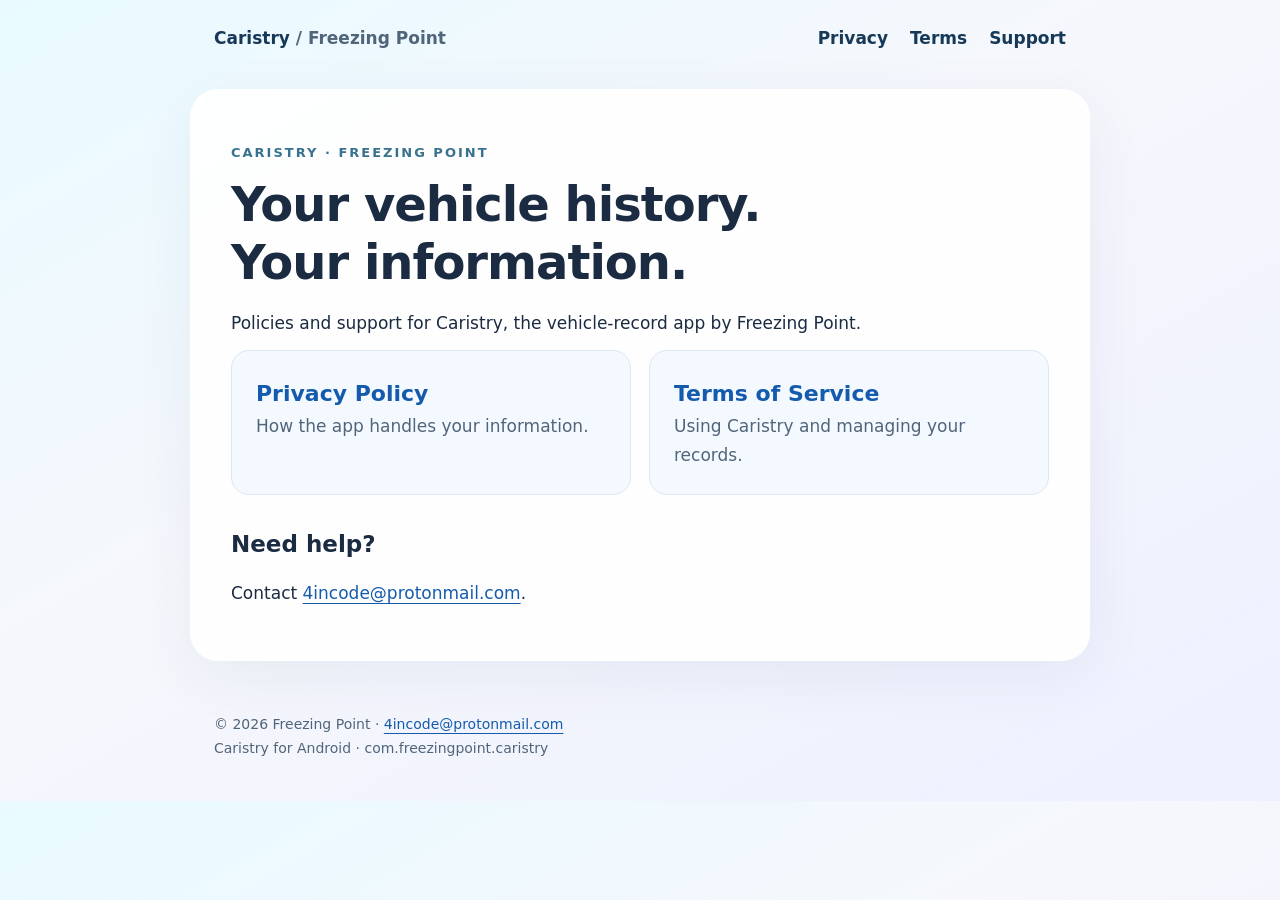
<file: index.html>
<!doctype html><html lang="en"><head><meta charset="utf-8"><meta name="viewport" content="width=device-width,initial-scale=1"><meta name="description" content="Caristry policies and support from Freezing Point."><title>Your vehicle history.<br>Your information. | Caristry</title><link rel="stylesheet" href="style.css"></head><body><header><a href="index.html">Caristry <span class="muted">/ Freezing Point</span></a><nav aria-label="Policies"><a href="privacy.html">Privacy</a><a href="terms.html">Terms</a><a href="mailto:4incode@protonmail.com">Support</a></nav></header><main><p class="eyebrow">Caristry · Freezing Point</p><h1>Your vehicle history.<br>Your information.</h1><p>Policies and support for Caristry, the vehicle-record app by Freezing Point.</p><div class="cards"><a class="card" href="privacy.html"><strong>Privacy Policy</strong><span>How the app handles your information.</span></a><a class="card" href="terms.html"><strong>Terms of Service</strong><span>Using Caristry and managing your records.</span></a></div><h2>Need help?</h2><p>Contact <a href="mailto:4incode@protonmail.com">4incode@protonmail.com</a>.</p></main><footer>© 2026 Freezing Point · <a href="mailto:4incode@protonmail.com">4incode@protonmail.com</a><br>Caristry for Android · com.freezingpoint.caristry</footer></body></html>
</file>
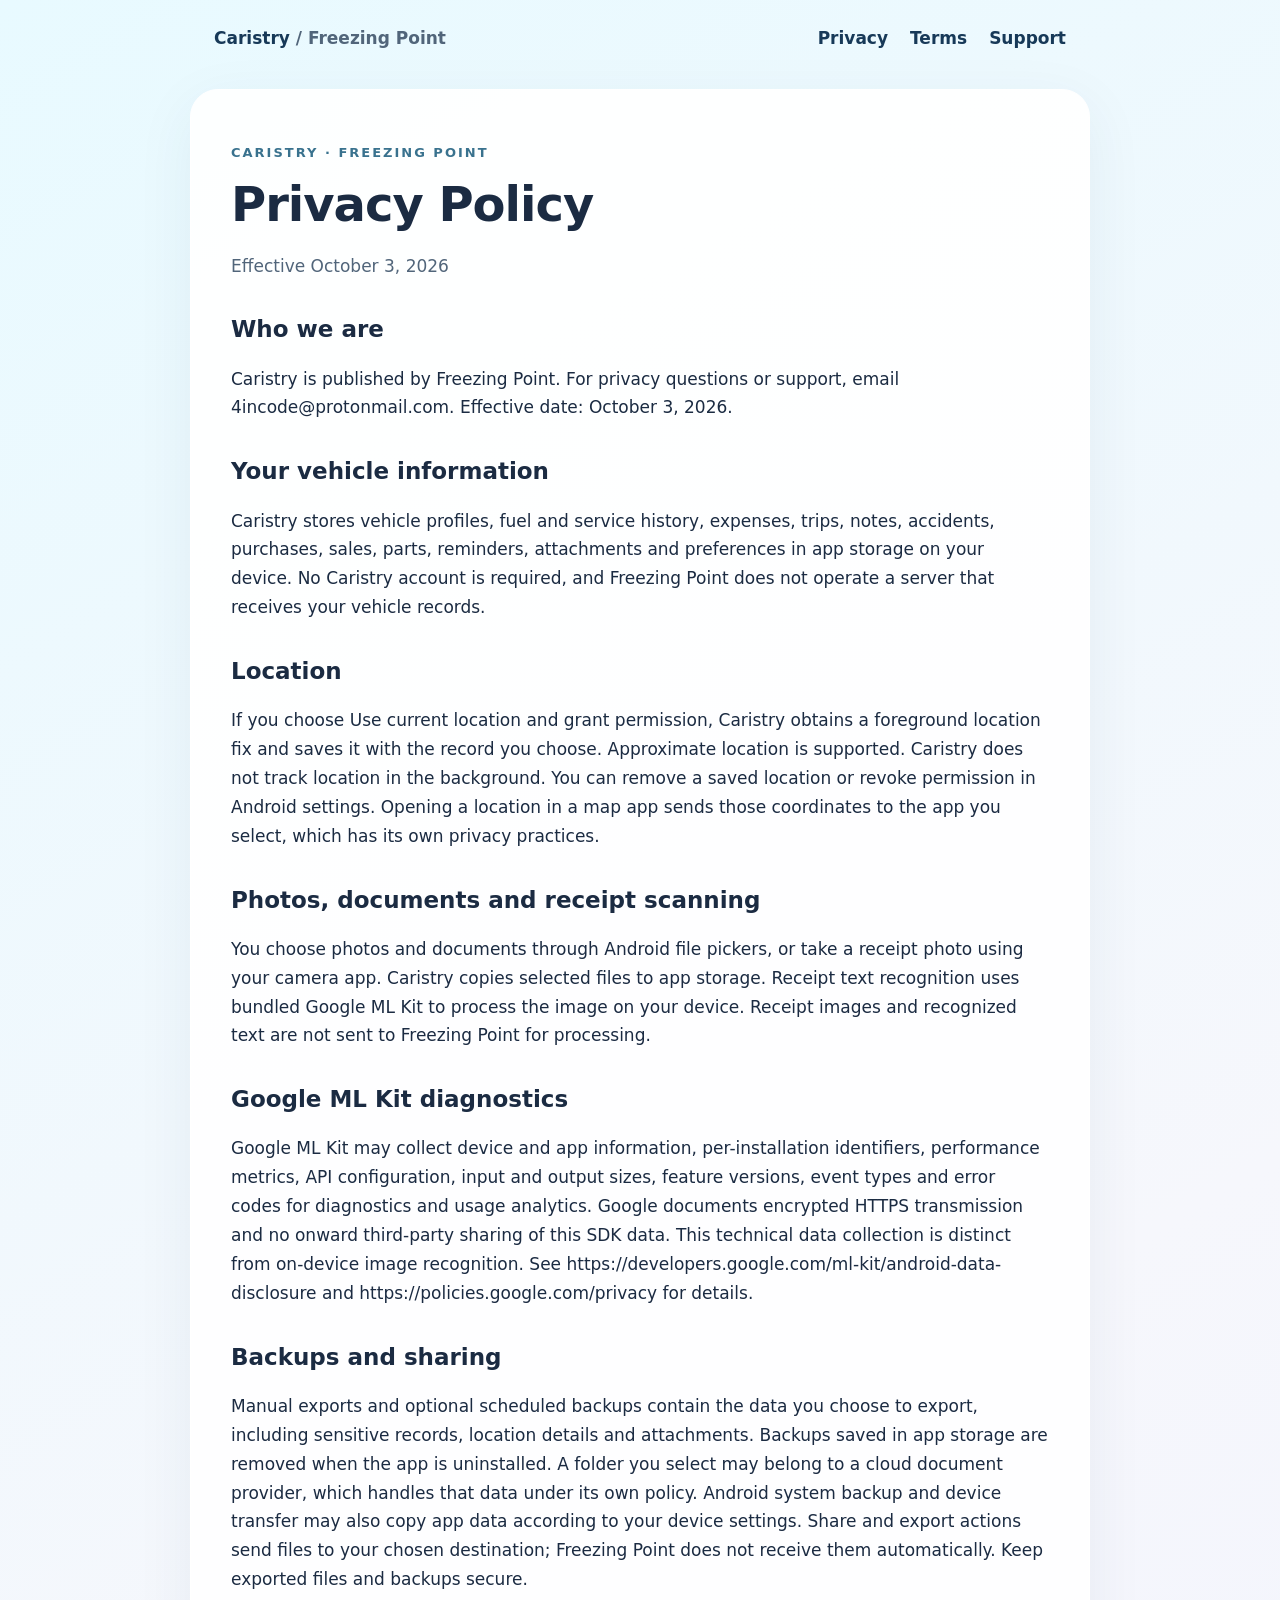
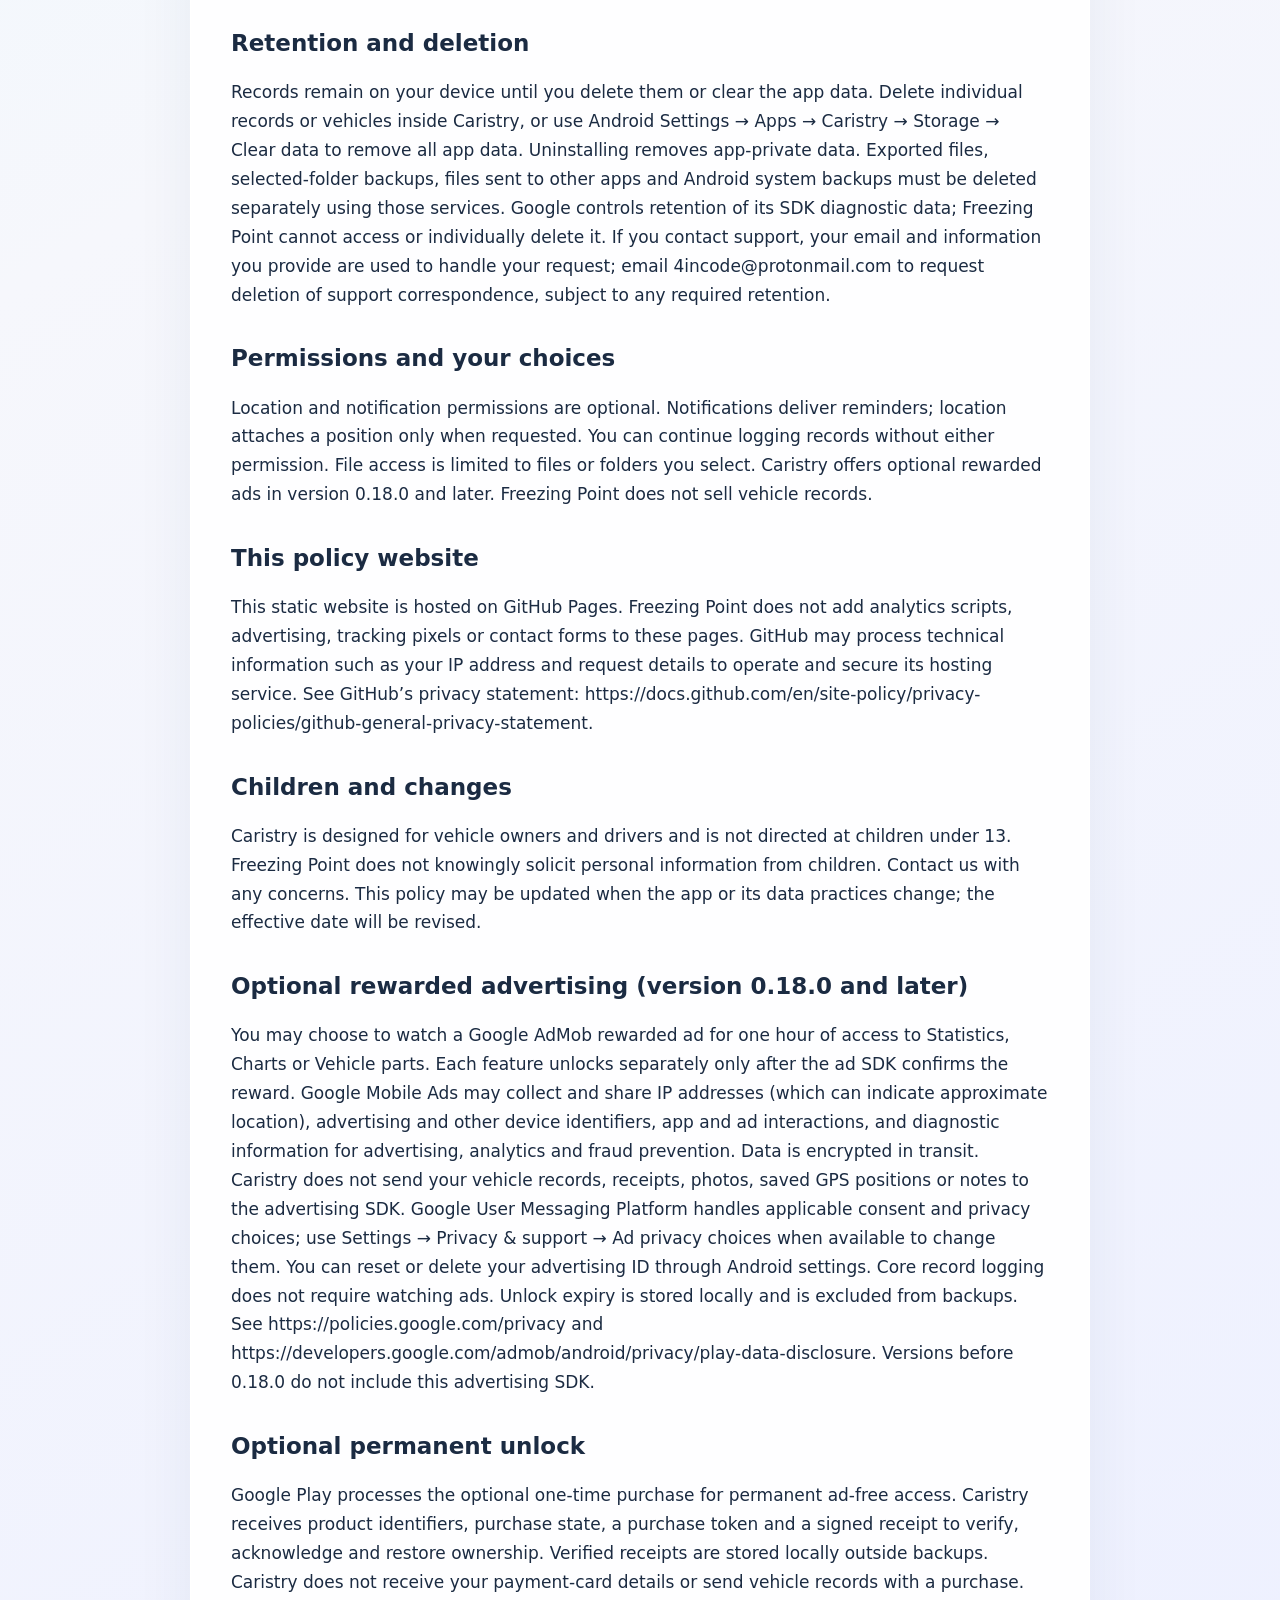
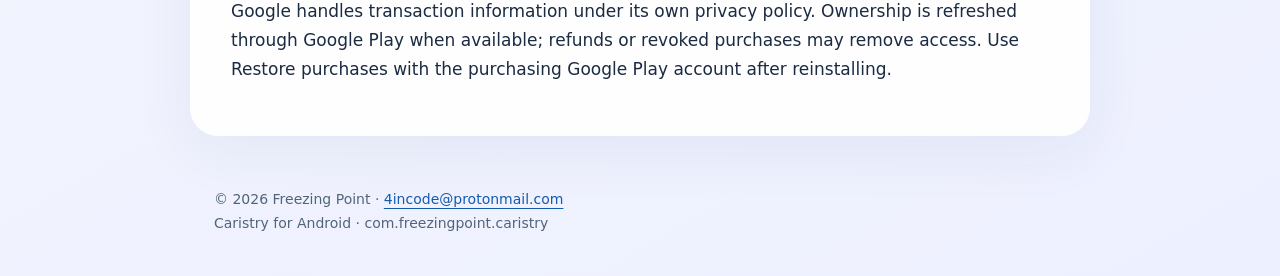
<file: privacy.html>
<!doctype html><html lang="en"><head><meta charset="utf-8"><meta name="viewport" content="width=device-width,initial-scale=1"><meta name="description" content="Caristry policies and support from Freezing Point."><title>Privacy Policy | Caristry</title><link rel="stylesheet" href="style.css"></head><body><header><a href="index.html">Caristry <span class="muted">/ Freezing Point</span></a><nav aria-label="Policies"><a href="privacy.html">Privacy</a><a href="terms.html">Terms</a><a href="mailto:4incode@protonmail.com">Support</a></nav></header><main><p class="eyebrow">Caristry · Freezing Point</p><h1>Privacy Policy</h1><p class="muted">Effective October 3, 2026</p><section><h2>Who we are</h2><p>Caristry is published by Freezing Point. For privacy questions or support, email 4incode@protonmail.com. Effective date: October 3, 2026.</p></section><section><h2>Your vehicle information</h2><p>Caristry stores vehicle profiles, fuel and service history, expenses, trips, notes, accidents, purchases, sales, parts, reminders, attachments and preferences in app storage on your device. No Caristry account is required, and Freezing Point does not operate a server that receives your vehicle records.</p></section><section><h2>Location</h2><p>If you choose Use current location and grant permission, Caristry obtains a foreground location fix and saves it with the record you choose. Approximate location is supported. Caristry does not track location in the background. You can remove a saved location or revoke permission in Android settings. Opening a location in a map app sends those coordinates to the app you select, which has its own privacy practices.</p></section><section><h2>Photos, documents and receipt scanning</h2><p>You choose photos and documents through Android file pickers, or take a receipt photo using your camera app. Caristry copies selected files to app storage. Receipt text recognition uses bundled Google ML Kit to process the image on your device. Receipt images and recognized text are not sent to Freezing Point for processing.</p></section><section><h2>Google ML Kit diagnostics</h2><p>Google ML Kit may collect device and app information, per-installation identifiers, performance metrics, API configuration, input and output sizes, feature versions, event types and error codes for diagnostics and usage analytics. Google documents encrypted HTTPS transmission and no onward third-party sharing of this SDK data. This technical data collection is distinct from on-device image recognition. See https://developers.google.com/ml-kit/android-data-disclosure and https://policies.google.com/privacy for details.</p></section><section><h2>Backups and sharing</h2><p>Manual exports and optional scheduled backups contain the data you choose to export, including sensitive records, location details and attachments. Backups saved in app storage are removed when the app is uninstalled. A folder you select may belong to a cloud document provider, which handles that data under its own policy. Android system backup and device transfer may also copy app data according to your device settings. Share and export actions send files to your chosen destination; Freezing Point does not receive them automatically. Keep exported files and backups secure.</p></section><section><h2>Retention and deletion</h2><p>Records remain on your device until you delete them or clear the app data. Delete individual records or vehicles inside Caristry, or use Android Settings → Apps → Caristry → Storage → Clear data to remove all app data. Uninstalling removes app-private data. Exported files, selected-folder backups, files sent to other apps and Android system backups must be deleted separately using those services. Google controls retention of its SDK diagnostic data; Freezing Point cannot access or individually delete it. If you contact support, your email and information you provide are used to handle your request; email 4incode@protonmail.com to request deletion of support correspondence, subject to any required retention.</p></section><section><h2>Permissions and your choices</h2><p>Location and notification permissions are optional. Notifications deliver reminders; location attaches a position only when requested. You can continue logging records without either permission. File access is limited to files or folders you select. Caristry offers optional rewarded ads in version 0.18.0 and later. Freezing Point does not sell vehicle records.</p></section><section><h2>This policy website</h2><p>This static website is hosted on GitHub Pages. Freezing Point does not add analytics scripts, advertising, tracking pixels or contact forms to these pages. GitHub may process technical information such as your IP address and request details to operate and secure its hosting service. See GitHub’s privacy statement: https://docs.github.com/en/site-policy/privacy-policies/github-general-privacy-statement.</p></section><section><h2>Children and changes</h2><p>Caristry is designed for vehicle owners and drivers and is not directed at children under 13. Freezing Point does not knowingly solicit personal information from children. Contact us with any concerns. This policy may be updated when the app or its data practices change; the effective date will be revised.</p></section><section><h2>Optional rewarded advertising (version 0.18.0 and later)</h2><p>You may choose to watch a Google AdMob rewarded ad for one hour of access to Statistics, Charts or Vehicle parts. Each feature unlocks separately only after the ad SDK confirms the reward. Google Mobile Ads may collect and share IP addresses (which can indicate approximate location), advertising and other device identifiers, app and ad interactions, and diagnostic information for advertising, analytics and fraud prevention. Data is encrypted in transit. Caristry does not send your vehicle records, receipts, photos, saved GPS positions or notes to the advertising SDK. Google User Messaging Platform handles applicable consent and privacy choices; use Settings → Privacy &amp; support → Ad privacy choices when available to change them. You can reset or delete your advertising ID through Android settings. Core record logging does not require watching ads. Unlock expiry is stored locally and is excluded from backups. See https://policies.google.com/privacy and https://developers.google.com/admob/android/privacy/play-data-disclosure. Versions before 0.18.0 do not include this advertising SDK.</p></section><section><h2>Optional permanent unlock</h2><p>Google Play processes the optional one-time purchase for permanent ad-free access. Caristry receives product identifiers, purchase state, a purchase token and a signed receipt to verify, acknowledge and restore ownership. Verified receipts are stored locally outside backups. Caristry does not receive your payment-card details or send vehicle records with a purchase. Google handles transaction information under its own privacy policy. Ownership is refreshed through Google Play when available; refunds or revoked purchases may remove access. Use Restore purchases with the purchasing Google Play account after reinstalling.</p></section></main><footer>© 2026 Freezing Point · <a href="mailto:4incode@protonmail.com">4incode@protonmail.com</a><br>Caristry for Android · com.freezingpoint.caristry</footer></body></html>
</file>
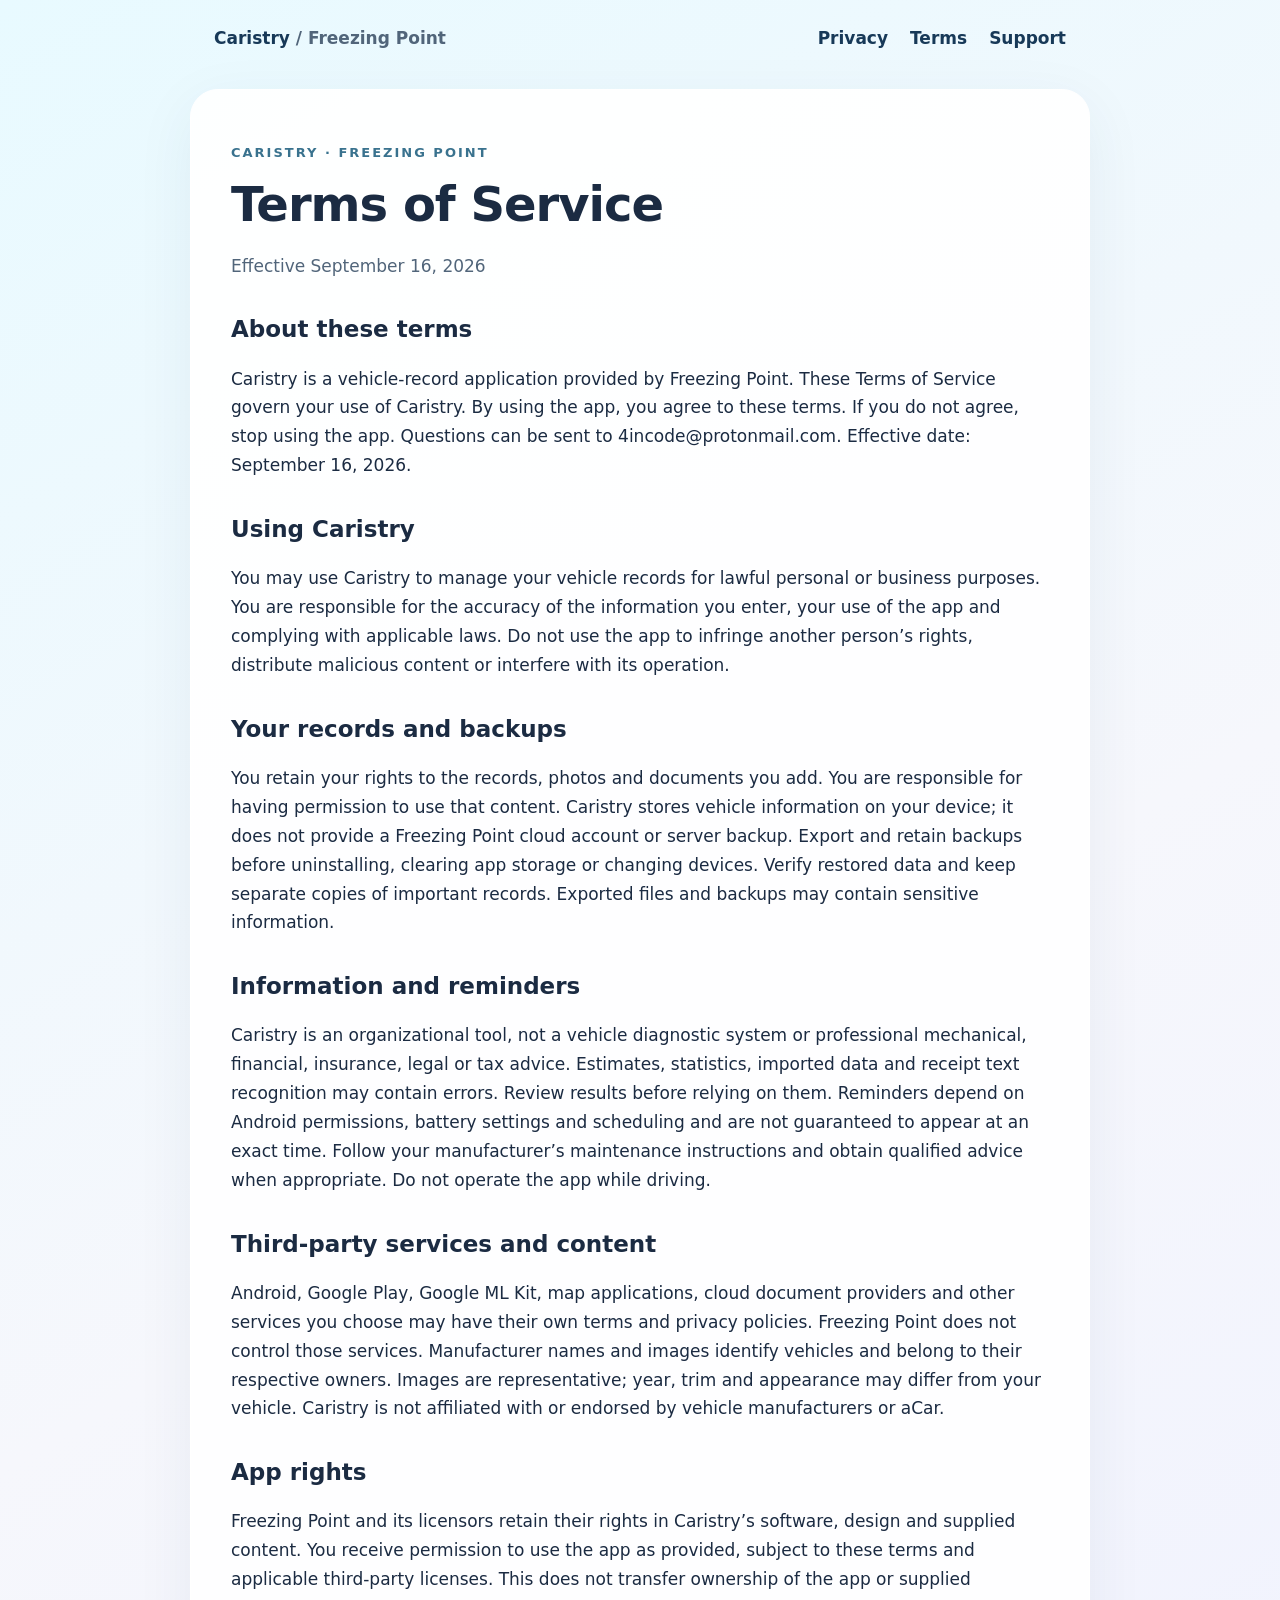
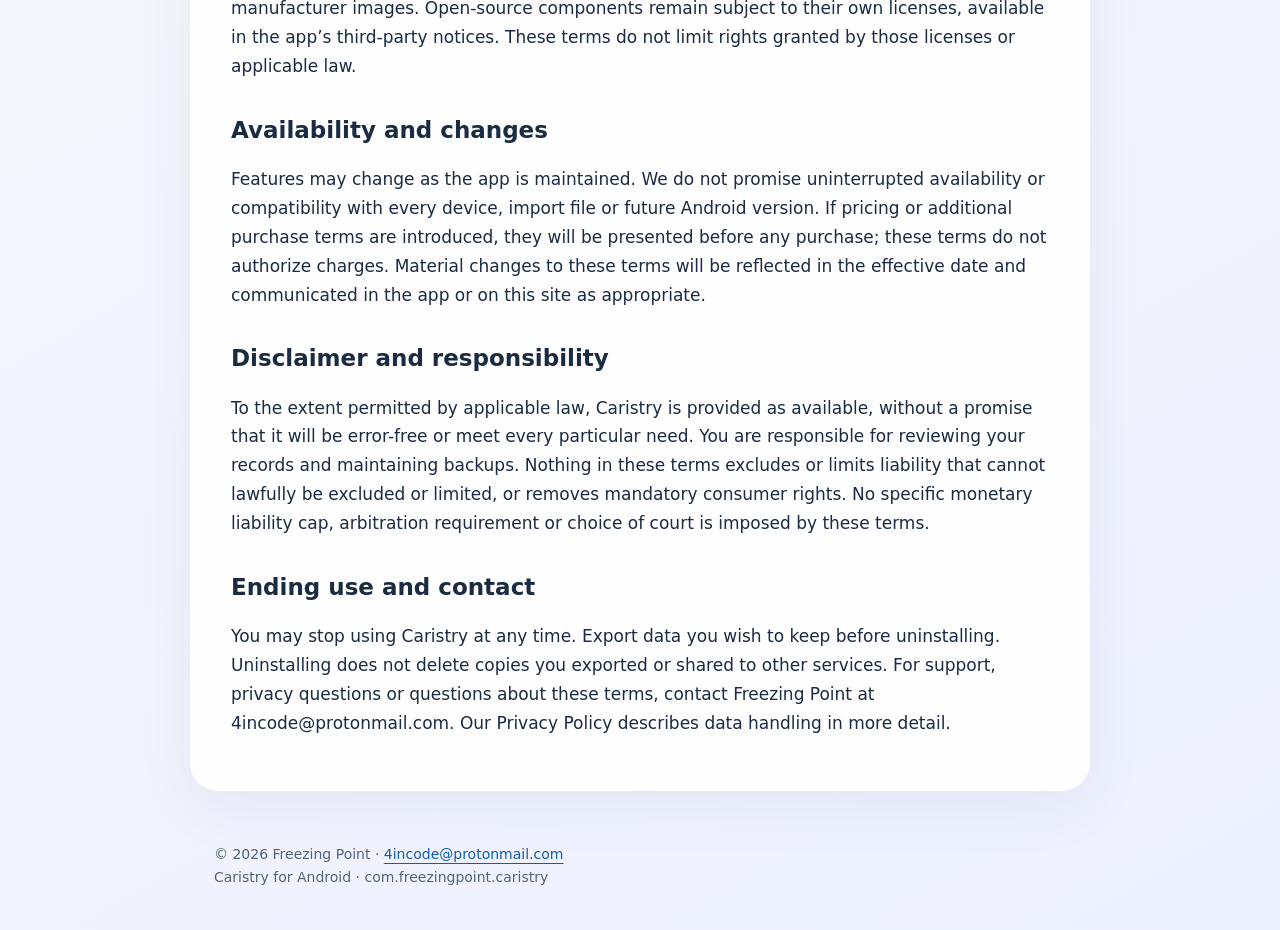
<file: terms.html>
<!doctype html><html lang="en"><head><meta charset="utf-8"><meta name="viewport" content="width=device-width,initial-scale=1"><meta name="description" content="Caristry policies and support from Freezing Point."><title>Terms of Service | Caristry</title><link rel="stylesheet" href="style.css"></head><body><header><a href="index.html">Caristry <span class="muted">/ Freezing Point</span></a><nav aria-label="Policies"><a href="privacy.html">Privacy</a><a href="terms.html">Terms</a><a href="mailto:4incode@protonmail.com">Support</a></nav></header><main><p class="eyebrow">Caristry · Freezing Point</p><h1>Terms of Service</h1><p class="muted">Effective September 16, 2026</p><section><h2>About these terms</h2><p>Caristry is a vehicle-record application provided by Freezing Point. These Terms of Service govern your use of Caristry. By using the app, you agree to these terms. If you do not agree, stop using the app. Questions can be sent to 4incode@protonmail.com. Effective date: September 16, 2026.</p></section><section><h2>Using Caristry</h2><p>You may use Caristry to manage your vehicle records for lawful personal or business purposes. You are responsible for the accuracy of the information you enter, your use of the app and complying with applicable laws. Do not use the app to infringe another person’s rights, distribute malicious content or interfere with its operation.</p></section><section><h2>Your records and backups</h2><p>You retain your rights to the records, photos and documents you add. You are responsible for having permission to use that content. Caristry stores vehicle information on your device; it does not provide a Freezing Point cloud account or server backup. Export and retain backups before uninstalling, clearing app storage or changing devices. Verify restored data and keep separate copies of important records. Exported files and backups may contain sensitive information.</p></section><section><h2>Information and reminders</h2><p>Caristry is an organizational tool, not a vehicle diagnostic system or professional mechanical, financial, insurance, legal or tax advice. Estimates, statistics, imported data and receipt text recognition may contain errors. Review results before relying on them. Reminders depend on Android permissions, battery settings and scheduling and are not guaranteed to appear at an exact time. Follow your manufacturer’s maintenance instructions and obtain qualified advice when appropriate. Do not operate the app while driving.</p></section><section><h2>Third-party services and content</h2><p>Android, Google Play, Google ML Kit, map applications, cloud document providers and other services you choose may have their own terms and privacy policies. Freezing Point does not control those services. Manufacturer names and images identify vehicles and belong to their respective owners. Images are representative; year, trim and appearance may differ from your vehicle. Caristry is not affiliated with or endorsed by vehicle manufacturers or aCar.</p></section><section><h2>App rights</h2><p>Freezing Point and its licensors retain their rights in Caristry’s software, design and supplied content. You receive permission to use the app as provided, subject to these terms and applicable third-party licenses. This does not transfer ownership of the app or supplied manufacturer images. Open-source components remain subject to their own licenses, available in the app’s third-party notices. These terms do not limit rights granted by those licenses or applicable law.</p></section><section><h2>Availability and changes</h2><p>Features may change as the app is maintained. We do not promise uninterrupted availability or compatibility with every device, import file or future Android version. If pricing or additional purchase terms are introduced, they will be presented before any purchase; these terms do not authorize charges. Material changes to these terms will be reflected in the effective date and communicated in the app or on this site as appropriate.</p></section><section><h2>Disclaimer and responsibility</h2><p>To the extent permitted by applicable law, Caristry is provided as available, without a promise that it will be error-free or meet every particular need. You are responsible for reviewing your records and maintaining backups. Nothing in these terms excludes or limits liability that cannot lawfully be excluded or limited, or removes mandatory consumer rights. No specific monetary liability cap, arbitration requirement or choice of court is imposed by these terms.</p></section><section><h2>Ending use and contact</h2><p>You may stop using Caristry at any time. Export data you wish to keep before uninstalling. Uninstalling does not delete copies you exported or shared to other services. For support, privacy questions or questions about these terms, contact Freezing Point at 4incode@protonmail.com. Our Privacy Policy describes data handling in more detail.</p></section></main><footer>© 2026 Freezing Point · <a href="mailto:4incode@protonmail.com">4incode@protonmail.com</a><br>Caristry for Android · com.freezingpoint.caristry</footer></body></html>
</file>
<file: style.css>
*{box-sizing:border-box}html{color-scheme:light}body{margin:0;font:17px/1.7 system-ui,-apple-system,Segoe UI,sans-serif;color:#1b2b42;background:linear-gradient(150deg,#e8faff 0,#f6f7fc 45%,#edf0ff 100%);overflow-wrap:anywhere}header,main,footer{max-width:900px;margin:auto;padding:24px}header{display:flex;justify-content:space-between;align-items:center;gap:20px;flex-wrap:wrap}header a{color:#173958;text-decoration:none;font-weight:650}nav{display:flex;gap:22px;flex-wrap:wrap}a{color:#145bad;text-underline-offset:4px}a:focus-visible{outline:3px solid #1688be;outline-offset:5px}main{background:#ffffffed;border:1px solid #fff;border-radius:28px;padding:40px;margin:12px auto 28px;box-shadow:0 16px 60px #193b6410}h1{font-size:clamp(32px,6vw,48px);line-height:1.2;letter-spacing:-1px;margin:10px 0 18px}h2{font-size:23px;line-height:1.35;margin-top:34px}p{margin:12px 0}.eyebrow{font-size:13px;font-weight:700;letter-spacing:2px;color:#39728e;text-transform:uppercase}.muted,footer{color:#51657a}footer{font-size:14px;padding-bottom:40px}.cards{display:grid;grid-template-columns:1fr 1fr;gap:18px}.card{display:block;padding:24px;border:1px solid #dce7f0;border-radius:18px;background:#f4f9ff;text-decoration:none}.card strong{font-size:22px;display:block}.card span{color:#51657a}section{scroll-margin-top:20px}@media(max-width:650px){main{border-radius:20px;margin:8px 14px;padding:26px 22px}.cards{grid-template-columns:1fr}header,footer{padding:20px}nav{font-size:14px;gap:16px}}
</file>
